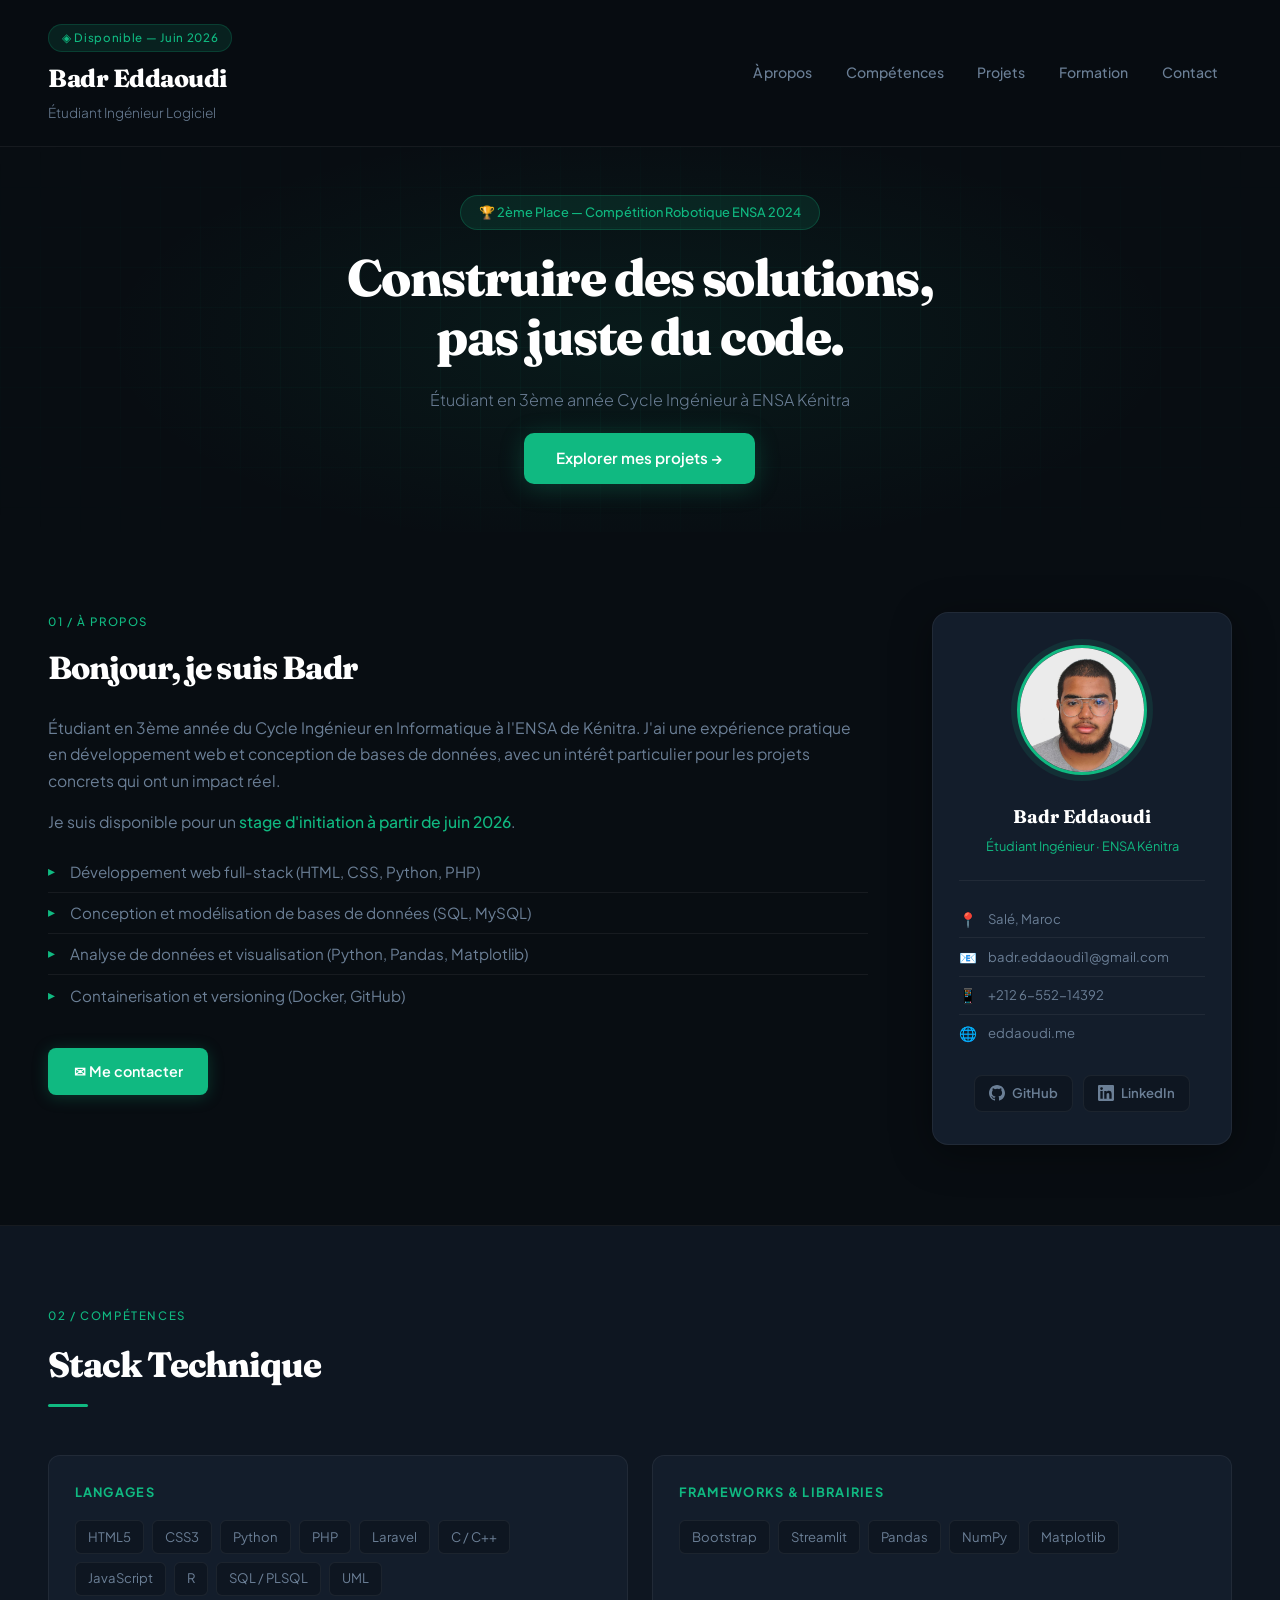
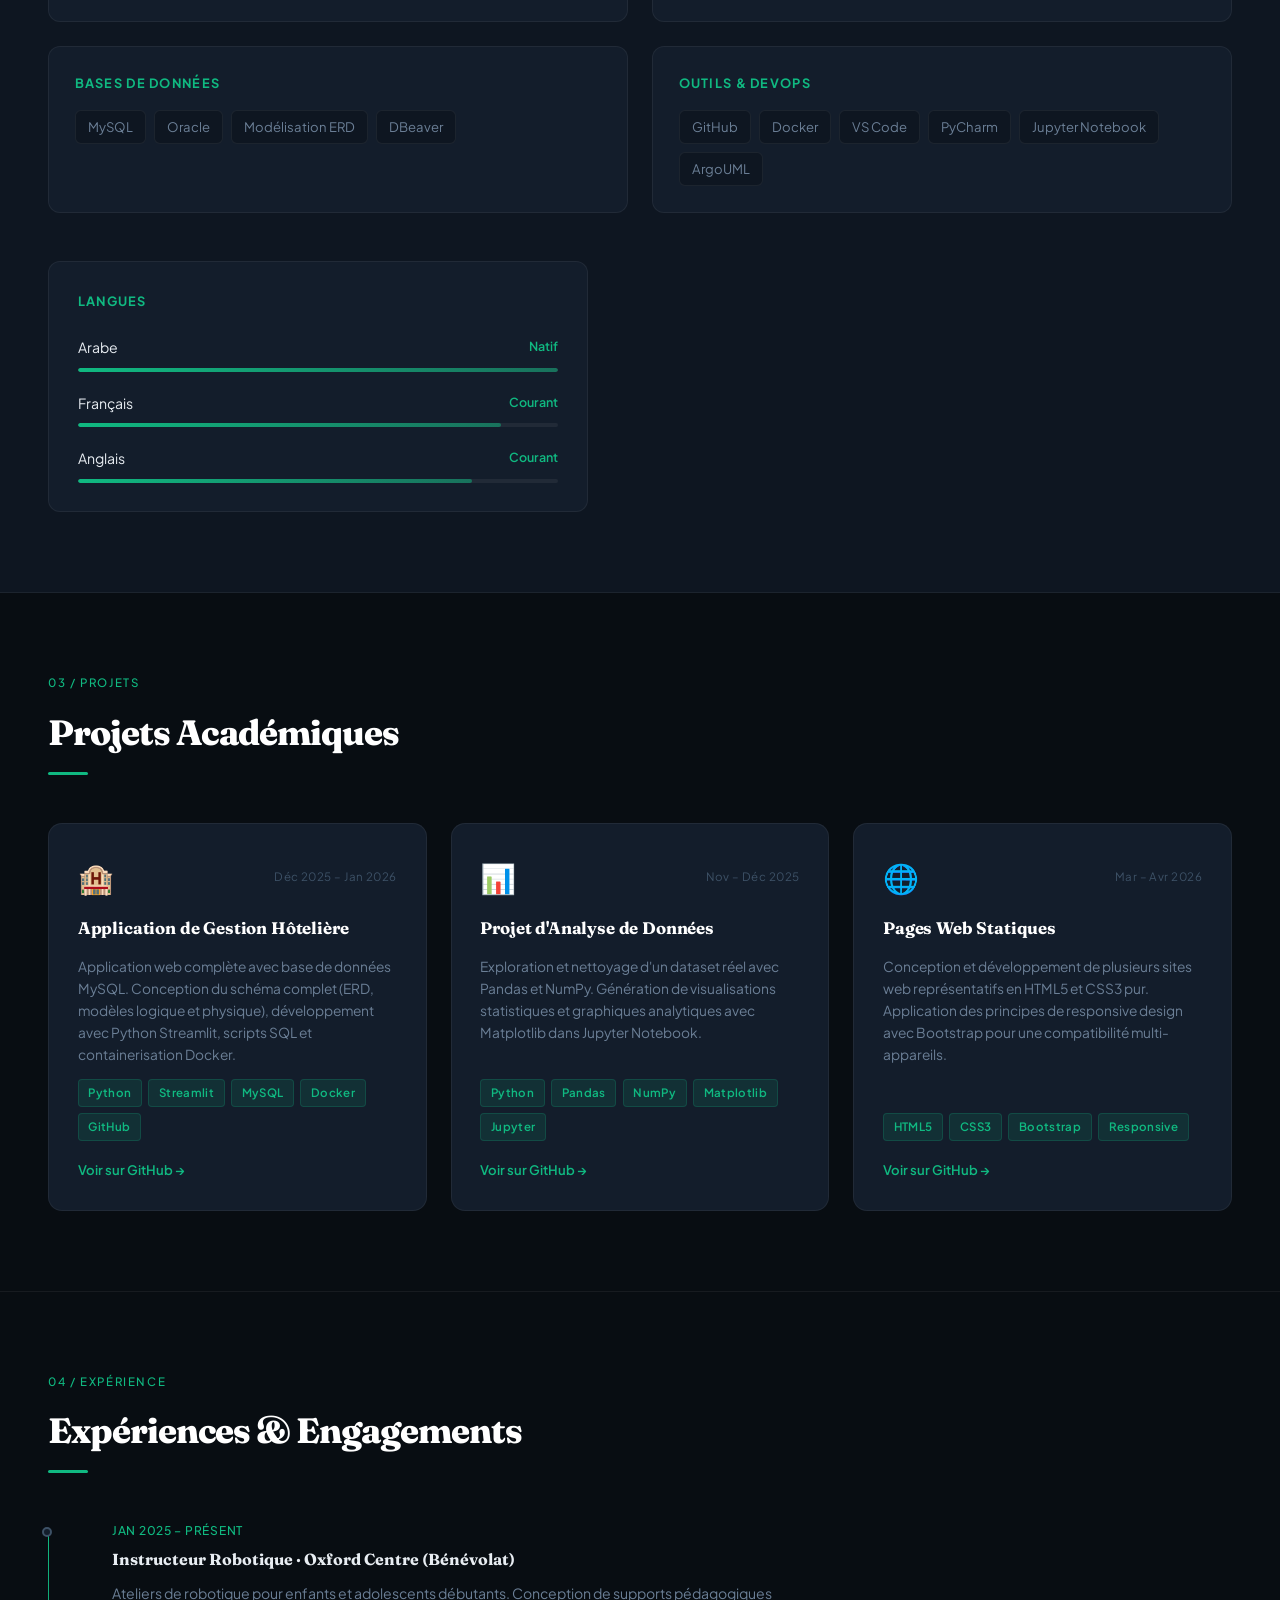
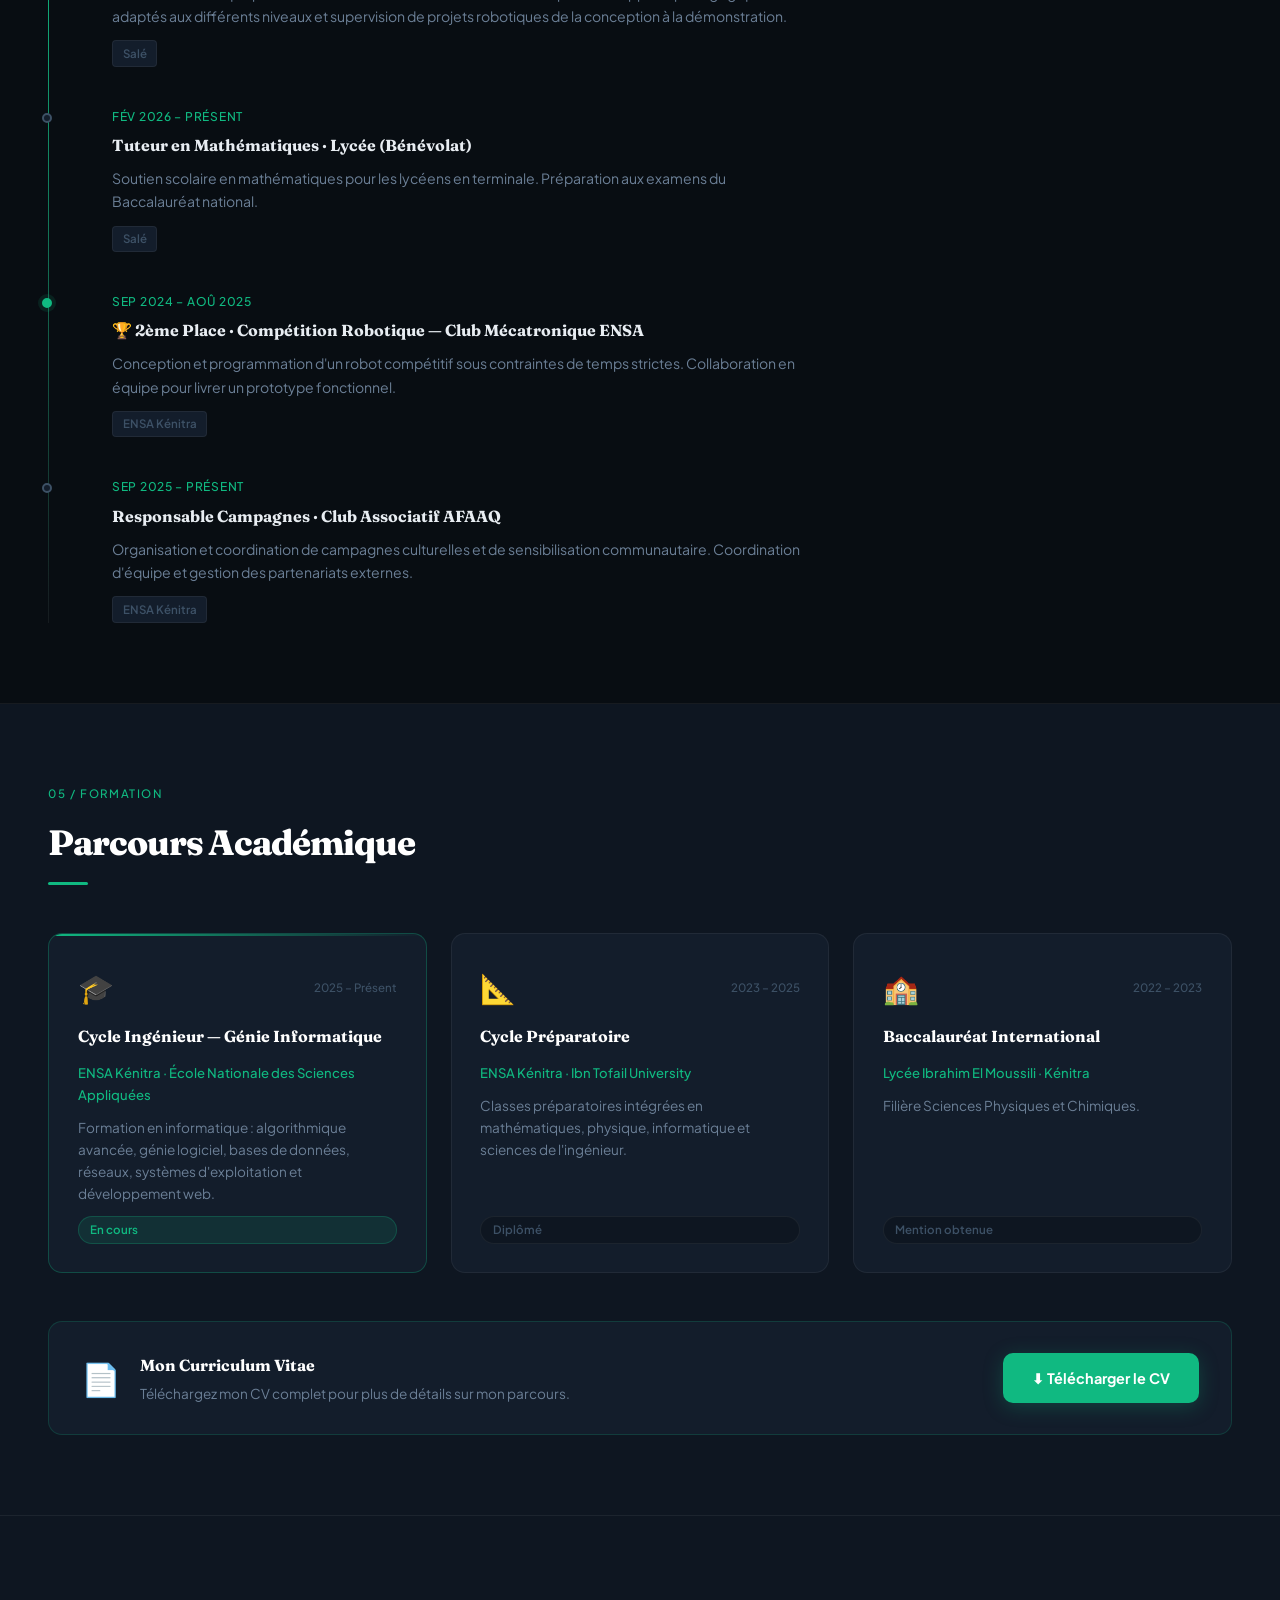
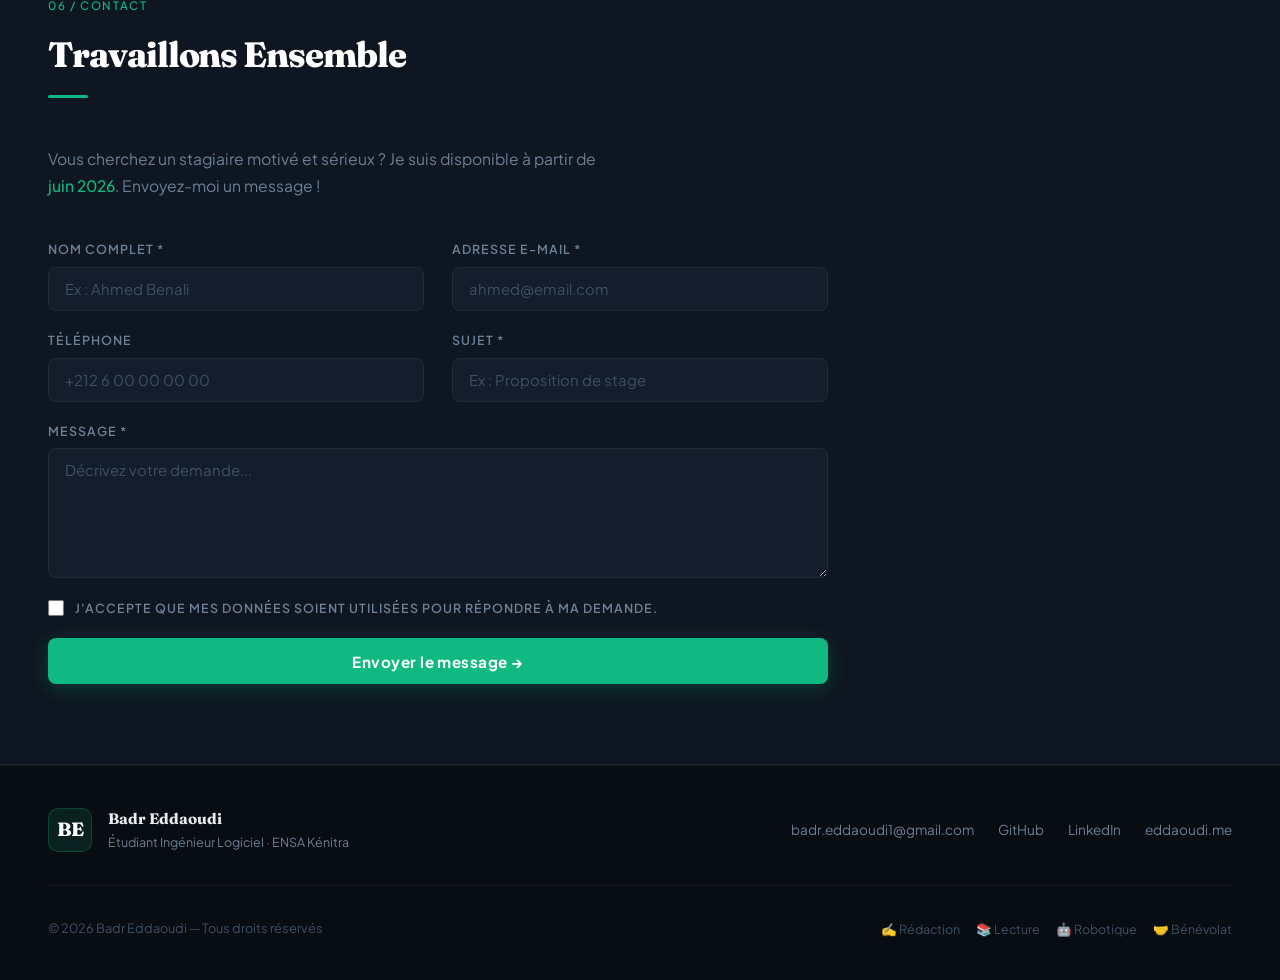
<file: index.html>
<!DOCTYPE html>
<html lang="fr">
<head>
  <meta charset="UTF-8">
  <meta name="viewport" content="width=device-width, initial-scale=1.0">
  <title>Badr Eddaoudi — Portfolio</title>
  <link href="https://fonts.googleapis.com/css2?family=Plus+Jakarta+Sans:wght@300;400;500;600;700;800&family=Fraunces:ital,opsz,wght@0,9..144,300;0,9..144,600;0,9..144,700;1,9..144,300&display=swap" rel="stylesheet">
  <link rel="stylesheet" href="style.css">
</head>
<body>

  <!-- HEADER -->
  <header>
    <div class="header-identite">
      <span class="header-tag">◈ Disponible — Juin 2026</span>
      <h1>Badr Eddaoudi</h1>
      <h2>Étudiant Ingénieur Logiciel</h2>
    </div>
    <nav>
      <a href="#apropos">À propos</a>
      <a href="#competences">Compétences</a>
      <a href="#projets">Projets</a>
      <a href="#education">Formation</a>
      <a href="#contact">Contact</a>
    </nav>
  </header>

  <!-- BANNIÈRE HERO -->
  <div id="banniere">
    <div class="banniere-overlay">
      <div class="hero-badge">🏆 2ème Place — Compétition Robotique ENSA 2024</div>
      <h2 class="hero-title">Construire des solutions,<br>pas juste du code.</h2>
      <p class="hero-sub">Étudiant en 3ème année Cycle Ingénieur à ENSA Kénitra</p>
      <a href="#projets" class="bouton-banniere">Explorer mes projets →</a>
    </div>
    <div class="hero-grid-bg"></div>
  </div>

  <!-- SECTION : À PROPOS -->
  <section id="apropos">
    <article>
      <div class="section-label">01 / À PROPOS</div>
      <h3>Bonjour, je suis Badr</h3>
      <p>
        Étudiant en 3ème année du Cycle Ingénieur en Informatique à l'ENSA de Kénitra.
        J'ai une expérience pratique en développement web et conception de bases de données,
        avec un intérêt particulier pour les projets concrets qui ont un impact réel.
      </p>
      <p>Je suis disponible pour un <strong>stage d'initiation à partir de juin 2026</strong>.</p>
      <ul>
        <li>Développement web full-stack (HTML, CSS, Python, PHP)</li>
        <li>Conception et modélisation de bases de données (SQL, MySQL)</li>
        <li>Analyse de données et visualisation (Python, Pandas, Matplotlib)</li>
        <li>Containerisation et versioning (Docker, GitHub)</li>
      </ul>
      <div class="apropos-actions">
        <a href="#contact" class="btn-primary">✉ Me contacter</a>
      </div>
    </article>

    <aside>
      <div class="profil-card">
        <div class="profil-photo">
          <img src="[data-uri]" alt="Photo de Badr Eddaoudi">
          <div class="photo-ring"></div>
        </div>
        <h3>Badr Eddaoudi</h3>
        <p class="profil-titre">Étudiant Ingénieur · ENSA Kénitra</p>
        <div class="profil-infos">
          <div class="info-ligne"><span class="info-ico">📍</span><span>Salé, Maroc</span></div>
          <div class="info-ligne"><span class="info-ico">📧</span><span>badr.eddaoudi1@gmail.com</span></div>
          <div class="info-ligne"><span class="info-ico">📱</span><span>+212 6-552-14392</span></div>
          <div class="info-ligne"><span class="info-ico">🌐</span><span>eddaoudi.me</span></div>
        </div>
        <div class="reseaux">
          <a href="https://github.com/BadrEddaoudi" target="_blank" class="reseau-lien">
            <svg width="16" height="16" viewBox="0 0 24 24" fill="currentColor"><path d="M12 0C5.374 0 0 5.373 0 12c0 5.302 3.438 9.8 8.207 11.387.599.111.793-.261.793-.577v-2.234c-3.338.726-4.033-1.416-4.033-1.416-.546-1.387-1.333-1.756-1.333-1.756-1.089-.745.083-.729.083-.729 1.205.084 1.839 1.237 1.839 1.237 1.07 1.834 2.807 1.304 3.492.997.107-.775.418-1.305.762-1.604-2.665-.305-5.467-1.334-5.467-5.931 0-1.311.469-2.381 1.236-3.221-.124-.303-.535-1.524.117-3.176 0 0 1.008-.322 3.301 1.23A11.509 11.509 0 0112 5.803c1.02.005 2.047.138 3.006.404 2.291-1.552 3.297-1.23 3.297-1.23.653 1.653.242 2.874.118 3.176.77.84 1.235 1.911 1.235 3.221 0 4.609-2.807 5.624-5.479 5.921.43.372.823 1.102.823 2.222v3.293c0 .319.192.694.801.576C20.566 21.797 24 17.3 24 12c0-6.627-5.373-12-12-12z"/></svg>
            GitHub
          </a>
          <a href="https://www.linkedin.com/in/badreddaoudi/" target="_blank" class="reseau-lien reseau-linkedin">
            <svg width="16" height="16" viewBox="0 0 24 24" fill="currentColor"><path d="M20.447 20.452h-3.554v-5.569c0-1.328-.027-3.037-1.852-3.037-1.853 0-2.136 1.445-2.136 2.939v5.667H9.351V9h3.414v1.561h.046c.477-.9 1.637-1.85 3.37-1.85 3.601 0 4.267 2.37 4.267 5.455v6.286zM5.337 7.433a2.062 2.062 0 01-2.063-2.065 2.064 2.064 0 112.063 2.065zm1.782 13.019H3.555V9h3.564v11.452zM22.225 0H1.771C.792 0 0 .774 0 1.729v20.542C0 23.227.792 24 1.771 24h20.451C23.2 24 24 23.227 24 22.271V1.729C24 .774 23.2 0 22.222 0h.003z"/></svg>
            LinkedIn
          </a>
        </div>
      </div>
    </aside>
  </section>

  <!-- SECTION : COMPÉTENCES -->
  <section id="competences">
    <div class="section-label">02 / COMPÉTENCES</div>
    <h3 class="titre-section">Stack Technique</h3>

    <div class="competences-grid">
      <div class="comp-groupe">
        <h4 class="comp-groupe-titre">Langages</h4>
        <div class="comp-tags">
          <span class="comp-tag">HTML5</span>
          <span class="comp-tag">CSS3</span>
          <span class="comp-tag">Python</span>
          <span class="comp-tag">PHP</span>
          <span class="comp-tag">Laravel</span>
          <span class="comp-tag">C / C++</span>
          <span class="comp-tag">JavaScript</span>
          <span class="comp-tag">R</span>
          <span class="comp-tag">SQL / PLSQL</span>
          <span class="comp-tag">UML</span>
        </div>
      </div>
      <div class="comp-groupe">
        <h4 class="comp-groupe-titre">Frameworks & Librairies</h4>
        <div class="comp-tags">
          <span class="comp-tag">Bootstrap</span>
          <span class="comp-tag">Streamlit</span>
          <span class="comp-tag">Pandas</span>
          <span class="comp-tag">NumPy</span>
          <span class="comp-tag">Matplotlib</span>
        </div>
      </div>
      <div class="comp-groupe">
        <h4 class="comp-groupe-titre">Bases de données</h4>
        <div class="comp-tags">
          <span class="comp-tag">MySQL</span>
          <span class="comp-tag">Oracle</span>
          <span class="comp-tag">Modélisation ERD</span>
          <span class="comp-tag">DBeaver</span>
        </div>
      </div>
      <div class="comp-groupe">
        <h4 class="comp-groupe-titre">Outils & DevOps</h4>
        <div class="comp-tags">
          <span class="comp-tag">GitHub</span>
          <span class="comp-tag">Docker</span>
          <span class="comp-tag">VS Code</span>
          <span class="comp-tag">PyCharm</span>
          <span class="comp-tag">Jupyter Notebook</span>
          <span class="comp-tag">ArgoUML</span>
        </div>
      </div>
    </div>

    <!-- Barres de langues -->
    <div class="langues-bloc">
      <h4 class="comp-groupe-titre" style="margin-bottom:1.5rem;">Langues</h4>
      <div class="langue-item">
        <div class="langue-header"><span>Arabe</span><span class="langue-niveau">Natif</span></div>
        <div class="langue-bar"><div class="langue-fill" style="width:100%"></div></div>
      </div>
      <div class="langue-item">
        <div class="langue-header"><span>Français</span><span class="langue-niveau">Courant</span></div>
        <div class="langue-bar"><div class="langue-fill" style="width:88%"></div></div>
      </div>
      <div class="langue-item">
        <div class="langue-header"><span>Anglais</span><span class="langue-niveau">Courant</span></div>
        <div class="langue-bar"><div class="langue-fill" style="width:82%"></div></div>
      </div>
    </div>
  </section>

  <!-- SECTION : PROJETS -->
  <section id="projets">
    <div class="section-label">03 / PROJETS</div>
    <h3 class="titre-section">Projets Académiques</h3>

    <div class="grille-projets">

      <div class="carte-projet">
        <div class="projet-header">
          <div class="projet-icon">🏨</div>
          <div class="projet-date">Déc 2025 – Jan 2026</div>
        </div>
        <h4>Application de Gestion Hôtelière</h4>
        <p>Application web complète avec base de données MySQL. Conception du schéma complet (ERD, modèles logique et physique), développement avec Python Streamlit, scripts SQL et containerisation Docker.</p>
        <div class="projet-tags">
          <span class="tag">Python</span>
          <span class="tag">Streamlit</span>
          <span class="tag">MySQL</span>
          <span class="tag">Docker</span>
          <span class="tag">GitHub</span>
        </div>
        <a href="https://github.com/BadrEddaoudi" target="_blank" class="btn-projet">Voir sur GitHub →</a>
      </div>

      <div class="carte-projet">
        <div class="projet-header">
          <div class="projet-icon">📊</div>
          <div class="projet-date">Nov – Déc 2025</div>
        </div>
        <h4>Projet d'Analyse de Données</h4>
        <p>Exploration et nettoyage d'un dataset réel avec Pandas et NumPy. Génération de visualisations statistiques et graphiques analytiques avec Matplotlib dans Jupyter Notebook.</p>
        <div class="projet-tags">
          <span class="tag">Python</span>
          <span class="tag">Pandas</span>
          <span class="tag">NumPy</span>
          <span class="tag">Matplotlib</span>
          <span class="tag">Jupyter</span>
        </div>
        <a href="https://github.com/BadrEddaoudi" target="_blank" class="btn-projet">Voir sur GitHub →</a>
      </div>

      <div class="carte-projet">
        <div class="projet-header">
          <div class="projet-icon">🌐</div>
          <div class="projet-date">Mar – Avr 2026</div>
        </div>
        <h4>Pages Web Statiques</h4>
        <p>Conception et développement de plusieurs sites web représentatifs en HTML5 et CSS3 pur. Application des principes de responsive design avec Bootstrap pour une compatibilité multi-appareils.</p>
        <div class="projet-tags">
          <span class="tag">HTML5</span>
          <span class="tag">CSS3</span>
          <span class="tag">Bootstrap</span>
          <span class="tag">Responsive</span>
        </div>
        <a href="https://github.com/BadrEddaoudi" target="_blank" class="btn-projet">Voir sur GitHub →</a>
      </div>

    </div>
  </section>

  <!-- SECTION : EXPÉRIENCE & ENGAGEMENTS -->
  <section id="experience">
    <div class="section-label">04 / EXPÉRIENCE</div>
    <h3 class="titre-section">Expériences & Engagements</h3>

    <div class="timeline">

      <div class="timeline-item">
        <div class="timeline-dot"></div>
        <div class="timeline-content">
          <div class="timeline-date">Jan 2025 – Présent</div>
          <h4>Instructeur Robotique · Oxford Centre (Bénévolat)</h4>
          <p>Ateliers de robotique pour enfants et adolescents débutants. Conception de supports pédagogiques adaptés aux différents niveaux et supervision de projets robotiques de la conception à la démonstration.</p>
          <span class="timeline-tag">Salé</span>
        </div>
      </div>

      <div class="timeline-item">
        <div class="timeline-dot"></div>
        <div class="timeline-content">
          <div class="timeline-date">Fév 2026 – Présent</div>
          <h4>Tuteur en Mathématiques · Lycée (Bénévolat)</h4>
          <p>Soutien scolaire en mathématiques pour les lycéens en terminale. Préparation aux examens du Baccalauréat national.</p>
          <span class="timeline-tag">Salé</span>
        </div>
      </div>

      <div class="timeline-item">
        <div class="timeline-dot accent"></div>
        <div class="timeline-content">
          <div class="timeline-date">Sep 2024 – Aoû 2025</div>
          <h4>🏆 2ème Place · Compétition Robotique — Club Mécatronique ENSA</h4>
          <p>Conception et programmation d'un robot compétitif sous contraintes de temps strictes. Collaboration en équipe pour livrer un prototype fonctionnel.</p>
          <span class="timeline-tag">ENSA Kénitra</span>
        </div>
      </div>

      <div class="timeline-item">
        <div class="timeline-dot"></div>
        <div class="timeline-content">
          <div class="timeline-date">Sep 2025 – Présent</div>
          <h4>Responsable Campagnes · Club Associatif AFAAQ</h4>
          <p>Organisation et coordination de campagnes culturelles et de sensibilisation communautaire. Coordination d'équipe et gestion des partenariats externes.</p>
          <span class="timeline-tag">ENSA Kénitra</span>
        </div>
      </div>

    </div>
  </section>

  <!-- SECTION : FORMATION -->
<section id="education">
  <div class="section-label">05 / FORMATION</div>
  <h3 class="titre-section">Parcours Académique</h3>

  <div class="education-grid">

    <div class="education-card current">
      <div class="edu-header">
        <div class="edu-icon">🎓</div>
        <div class="edu-date">2025 – Présent</div>
      </div>
      <h4>Cycle Ingénieur — Génie Informatique</h4>
      <p class="edu-school">ENSA Kénitra · École Nationale des Sciences Appliquées</p>
      <p class="edu-desc">Formation en informatique : algorithmique avancée, génie logiciel, bases de données, réseaux, systèmes d'exploitation et développement web.</p>
      <span class="edu-badge current-badge">En cours</span>
    </div>

    <div class="education-card">
      <div class="edu-header">
        <div class="edu-icon">📐</div>
        <div class="edu-date">2023 – 2025</div>
      </div>
      <h4>Cycle Préparatoire</h4>
      <p class="edu-school">ENSA Kénitra · Ibn Tofail University</p>
      <p class="edu-desc">Classes préparatoires intégrées en mathématiques, physique, informatique et sciences de l'ingénieur.</p>
      <span class="edu-badge">Diplômé</span>
    </div>

    <div class="education-card">
      <div class="edu-header">
        <div class="edu-icon">🏫</div>
        <div class="edu-date">2022 – 2023</div>
      </div>
      <h4>Baccalauréat International</h4>
      <p class="edu-school">Lycée Ibrahim El Moussili · Kénitra</p>
      <p class="edu-desc">Filière Sciences Physiques et Chimiques.</p>
      <span class="edu-badge">Mention obtenue</span>
    </div>

  </div>

  <div class="cv-download">
    <div class="cv-content">
      <div class="cv-icon">📄</div>
      <div>
        <h4>Mon Curriculum Vitae</h4>
        <p>Téléchargez mon CV complet pour plus de détails sur mon parcours.</p>
      </div>
    </div>
    <a href="cv.pdf" download="CV_Badr_Eddaoudi.pdf" class="btn-cv">
      ⬇ Télécharger le CV
    </a>
  </div>

</section>

  <!-- SECTION : CONTACT -->
  <section id="contact">
    <div class="section-label">06 / CONTACT</div>
    <h3 class="titre-section">Travaillons Ensemble</h3>
    <p class="contact-intro">Vous cherchez un stagiaire motivé et sérieux ? Je suis disponible à partir de <strong>juin 2026</strong>. Envoyez-moi un message !</p>

    <form class="formulaire" action="https://formspree.io/f/mojrozzy" method="POST">
      <input type="hidden" name="_next" value="merci.html">

      <div class="champ">
        <label for="nom">Nom complet *</label>
        <input type="text" id="nom" name="nom" placeholder="Ex : Ahmed Benali" required minlength="3">
      </div>

      <div class="champ">
        <label for="email">Adresse e-mail *</label>
        <input type="email" id="email" name="email" placeholder="ahmed@email.com" required>
      </div>

      <div class="champ">
        <label for="telephone">Téléphone</label>
        <input type="tel" id="telephone" name="telephone" placeholder="+212 6 00 00 00 00">
      </div>

      <div class="champ">
        <label for="sujet">Sujet *</label>
        <input type="text" id="sujet" name="sujet" placeholder="Ex : Proposition de stage" required>
      </div>

      <div class="champ champ-large">
        <label for="message">Message *</label>
        <textarea id="message" name="message" rows="5" placeholder="Décrivez votre demande..." required minlength="20"></textarea>
      </div>

      <div class="champ champ-large">
        <label class="label-checkbox">
          <input type="checkbox" name="rgpd" required>
          J'accepte que mes données soient utilisées pour répondre à ma demande.
        </label>
      </div>

      <div class="champ champ-large">
        <button type="submit" class="bouton-envoyer">Envoyer le message →</button>
      </div>

    </form>
  </section>

  <!-- FOOTER -->
  <footer>
    <div class="footer-top">
      <div class="footer-brand">
        <span class="footer-logo">BE</span>
        <div>
          <p class="footer-name">Badr Eddaoudi</p>
          <p class="footer-tagline">Étudiant Ingénieur Logiciel · ENSA Kénitra</p>
        </div>
      </div>
      <div class="footer-links">
        <a href="mailto:badr.eddaoudi1@gmail.com">badr.eddaoudi1@gmail.com</a>
        <a href="https://github.com/BadrEddaoudi" target="_blank">GitHub</a>
        <a href="https://www.linkedin.com/in/badreddaoudi/" target="_blank">LinkedIn</a>
        <a href="https://eddaoudi.me" target="_blank">eddaoudi.me</a>
      </div>
    </div>
    <div class="footer-bottom">
      <p>© 2026 Badr Eddaoudi — Tous droits réservés</p>
      <div class="footer-interests">
        <span>✍ Rédaction</span>
        <span>📚 Lecture</span>
        <span>🤖 Robotique</span>
        <span>🤝 Bénévolat</span>
      </div>
    </div>
  </footer>

  <a href="#" id="top-btn" title="Retour en haut">↑</a>

  <script>
    // Smooth scroll
    document.querySelectorAll('a[href^="#"]').forEach(anchor => {
      anchor.addEventListener('click', function(e) {
        e.preventDefault();
        const target = document.querySelector(this.getAttribute('href'));
        if (target) target.scrollIntoView({ behavior: 'smooth' });
      });
    });

    // Top button visibility
    const topBtn = document.getElementById('top-btn');
    window.addEventListener('scroll', () => {
      topBtn.style.opacity = window.scrollY > 400 ? '1' : '0';
      topBtn.style.pointerEvents = window.scrollY > 400 ? 'auto' : 'none';
    });
    topBtn.style.opacity = '0';

    // Animate elements on scroll
    const observer = new IntersectionObserver((entries) => {
      entries.forEach(e => {
        if (e.isIntersecting) {
          e.target.classList.add('visible');
        }
      });
    }, { threshold: 0.1 });

    document.querySelectorAll('.carte-projet, .timeline-item, .comp-groupe, .carte-competence').forEach(el => {
      el.classList.add('fade-in');
      observer.observe(el);
    });
  </script>
</body>
</html>
</file>
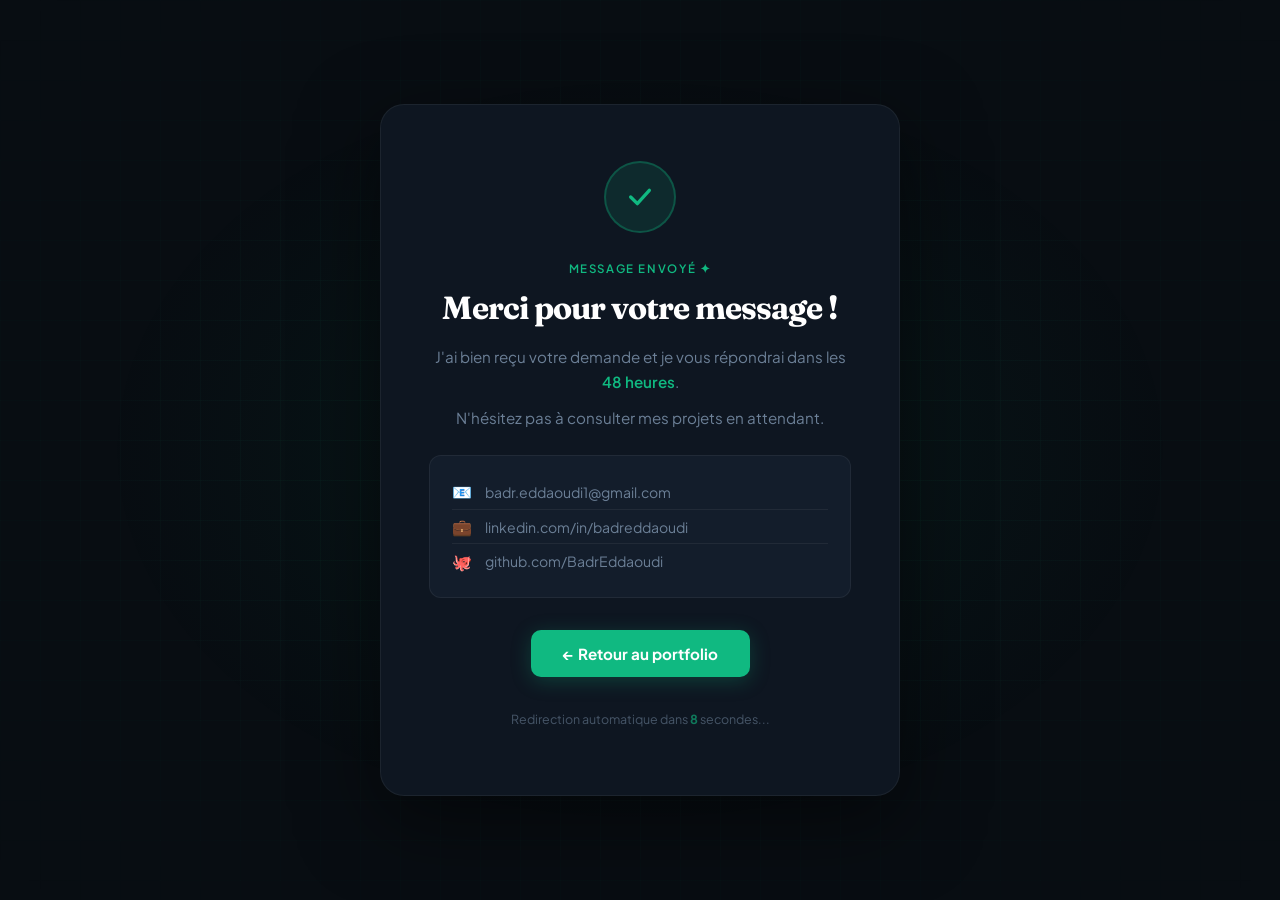
<file: merci.html>
<!DOCTYPE html>
<html lang="fr">
<head>
  <meta charset="UTF-8">
  <meta name="viewport" content="width=device-width, initial-scale=1.0">
  <title>Merci — Badr Eddaoudi</title>
  <link href="https://fonts.googleapis.com/css2?family=Plus+Jakarta+Sans:wght@300;400;500;600;700;800&family=Fraunces:opsz,wght@9..144,300;9..144,600;9..144,700&display=swap" rel="stylesheet">
  <style>
    *, *::before, *::after { box-sizing: border-box; margin: 0; padding: 0; }

    :root {
      --bg-deep:     #080d12;
      --bg-card:     #0e1621;
      --bg-raised:   #131d2b;
      --border:      rgba(255,255,255,0.06);
      --accent:      #10b981;
      --accent-dim:  rgba(16,185,129,0.12);
      --accent-glow: rgba(16,185,129,0.25);
      --text-main:   #e8edf2;
      --text-muted:  #6b7f96;
    }

    body {
      background-color: var(--bg-deep);
      color: var(--text-main);
      font-family: 'Plus Jakarta Sans', sans-serif;
      min-height: 100vh;
      display: flex;
      flex-direction: column;
      align-items: center;
      justify-content: center;
      padding: 2rem;
      overflow: hidden;
    }

    /* Animated grid background */
    body::before {
      content: '';
      position: fixed;
      inset: 0;
      background-image:
        linear-gradient(rgba(16,185,129,0.04) 1px, transparent 1px),
        linear-gradient(90deg, rgba(16,185,129,0.04) 1px, transparent 1px);
      background-size: 40px 40px;
      mask-image: radial-gradient(ellipse 70% 70% at 50% 50%, black 30%, transparent 100%);
      z-index: 0;
    }

    body::after {
      content: '';
      position: fixed;
      inset: 0;
      background: radial-gradient(ellipse 60% 60% at 50% 50%, rgba(16,185,129,0.07) 0%, transparent 70%);
      z-index: 0;
    }

    .card {
      position: relative;
      z-index: 1;
      background: var(--bg-card);
      border: 1px solid var(--border);
      border-radius: 24px;
      padding: 3.5rem 3rem;
      max-width: 520px;
      width: 100%;
      text-align: center;
      box-shadow: 0 24px 80px rgba(0,0,0,0.5);
      animation: slideUp 0.6s cubic-bezier(0.16, 1, 0.3, 1) forwards;
    }

    @keyframes slideUp {
      from { opacity: 0; transform: translateY(30px); }
      to   { opacity: 1; transform: translateY(0); }
    }

    /* Checkmark animé */
    .check-wrap {
      width: 72px;
      height: 72px;
      background: var(--accent-dim);
      border: 2px solid rgba(16,185,129,0.3);
      border-radius: 50%;
      display: flex;
      align-items: center;
      justify-content: center;
      margin: 0 auto 1.8rem;
      animation: popIn 0.5s 0.3s cubic-bezier(0.16, 1, 0.3, 1) both;
    }

    @keyframes popIn {
      from { opacity: 0; transform: scale(0.5); }
      to   { opacity: 1; transform: scale(1); }
    }

    .check-wrap svg {
      width: 32px;
      height: 32px;
      stroke: var(--accent);
      stroke-width: 2.5;
      stroke-linecap: round;
      stroke-linejoin: round;
      fill: none;
    }

    .check-wrap svg path {
      stroke-dasharray: 40;
      stroke-dashoffset: 40;
      animation: drawCheck 0.4s 0.6s ease forwards;
    }

    @keyframes drawCheck {
      to { stroke-dashoffset: 0; }
    }

    .label {
      font-size: 0.72rem;
      font-weight: 600;
      letter-spacing: 0.14em;
      color: var(--accent);
      text-transform: uppercase;
      margin-bottom: 0.8rem;
    }

    h1 {
      font-family: 'Fraunces', serif;
      font-size: 2rem;
      font-weight: 700;
      color: #fff;
      letter-spacing: -0.03em;
      margin-bottom: 1rem;
      line-height: 1.2;
    }

    p {
      font-size: 0.95rem;
      color: var(--text-muted);
      line-height: 1.7;
      margin-bottom: 0.6rem;
    }

    p strong {
      color: var(--accent);
      font-weight: 600;
    }

    .divider {
      width: 40px;
      height: 2px;
      background: var(--accent);
      border-radius: 2px;
      margin: 1.8rem auto;
      opacity: 0.5;
    }

    .info-box {
      background: var(--bg-raised);
      border: 1px solid var(--border);
      border-radius: 12px;
      padding: 1.2rem 1.4rem;
      margin: 1.5rem 0 2rem;
      text-align: left;
    }

    .info-row {
      display: flex;
      align-items: center;
      gap: 0.8rem;
      padding: 0.4rem 0;
      font-size: 0.88rem;
      color: var(--text-muted);
      border-bottom: 1px solid var(--border);
    }

    .info-row:last-child { border-bottom: none; }
    .info-ico { font-size: 1rem; flex-shrink: 0; }

    .btn-retour {
      display: inline-flex;
      align-items: center;
      gap: 0.5rem;
      background: var(--accent);
      color: #fff;
      padding: 0.85rem 2rem;
      border-radius: 10px;
      font-family: 'Plus Jakarta Sans', sans-serif;
      font-weight: 700;
      font-size: 0.95rem;
      text-decoration: none;
      transition: transform 0.2s, box-shadow 0.2s, opacity 0.2s;
      box-shadow: 0 4px 20px var(--accent-glow);
    }

    .btn-retour:hover {
      transform: translateY(-2px);
      box-shadow: 0 8px 32px var(--accent-glow);
      opacity: 0.92;
    }

    .footer-note {
      margin-top: 2rem;
      font-size: 0.78rem;
      color: var(--text-muted);
      opacity: 0.6;
    }

    /* Countdown */
    #countdown {
      color: var(--accent);
      font-weight: 700;
    }
  </style>
</head>
<body>

  <div class="card">

    <div class="check-wrap">
      <svg viewBox="0 0 24 24">
        <path d="M5 12l5 5L19 7"/>
      </svg>
    </div>

    <div class="label">Message envoyé ✦</div>
    <h1>Merci pour votre message !</h1>

    <p>J'ai bien reçu votre demande et je vous répondrai dans les <strong>48 heures</strong>.</p>
    <p>N'hésitez pas à consulter mes projets en attendant.</p>

    <div class="info-box">
      <div class="info-row">
        <span class="info-ico">📧</span>
        <span>badr.eddaoudi1@gmail.com</span>
      </div>
      <div class="info-row">
        <span class="info-ico">💼</span>
        <span>linkedin.com/in/badreddaoudi</span>
      </div>
      <div class="info-row">
        <span class="info-ico">🐙</span>
        <span>github.com/BadrEddaoudi</span>
      </div>
    </div>

    <a href="index.html" class="btn-retour">
      ← Retour au portfolio
    </a>

    <p class="footer-note">Redirection automatique dans <span id="countdown">8</span> secondes...</p>

  </div>

  <script>
    // Auto-redirect countdown
    let seconds = 8;
    const el = document.getElementById('countdown');
    const timer = setInterval(() => {
      seconds--;
      el.textContent = seconds;
      if (seconds <= 0) {
        clearInterval(timer);
        window.location.href = 'index.html';
      }
    }, 1000);
  </script>

</body>
</html>
</file>
<file: style.css>
/* ============================================================
   RESET & BASE
   ============================================================ */
*, *::before, *::after {
  box-sizing: border-box;
  margin: 0;
  padding: 0;
}

:root {
  --bg-deep:    #080d12;
  --bg-card:    #0e1621;
  --bg-raised:  #131d2b;
  --border:     rgba(255,255,255,0.06);
  --accent:     #10b981;
  --accent-dim: rgba(16,185,129,0.12);
  --accent-glow:rgba(16,185,129,0.25);
  --text-main:  #e8edf2;
  --text-muted: #6b7f96;
  --text-dim:   #3d5166;
}

html { scroll-behavior: smooth; }

body {
  background-color: var(--bg-deep);
  color: var(--text-main);
  font-family: 'Plus Jakarta Sans', sans-serif;
  line-height: 1.7;
  overflow-x: hidden;
}

h1, h2, h3, h4, .titre-section { font-family: 'Fraunces', serif; }
a { color: inherit; text-decoration: none; }

/* HEADER */
header {
  display: flex;
  justify-content: space-between;
  align-items: center;
  padding: 1.4rem 3rem;
  background: rgba(8,13,18,0.85);
  backdrop-filter: blur(16px);
  border-bottom: 1px solid var(--border);
  position: sticky;
  top: 0;
  z-index: 100;
}

.header-tag {
  display: inline-block;
  font-size: 0.72rem;
  font-weight: 500;
  color: var(--accent);
  background: var(--accent-dim);
  border: 1px solid rgba(16,185,129,0.2);
  border-radius: 50px;
  padding: 0.2rem 0.8rem;
  letter-spacing: 0.06em;
  margin-bottom: 0.3rem;
}

header h1 {
  font-size: 1.55rem;
  font-weight: 800;
  color: #fff;
  letter-spacing: -0.02em;
}

header h2 {
  font-family: 'Plus Jakarta Sans', sans-serif;
  font-size: 0.85rem;
  font-weight: 300;
  color: var(--text-muted);
  margin-top: 0.1rem;
}

nav { display: flex; gap: 0.3rem; align-items: center; }

nav a {
  font-family: 'Plus Jakarta Sans', sans-serif;
  font-size: 0.88rem;
  font-weight: 500;
  color: var(--text-muted);
  padding: 0.4rem 0.9rem;
  border-radius: 8px;
  transition: color 0.2s, background 0.2s;
}

nav a:hover { color: var(--text-main); background: var(--accent-dim); }

/* BANNIÈRE HERO */
#banniere {
  position: relative;
  min-height: 380px;
  display: flex;
  align-items: center;
  justify-content: center;
  overflow: hidden;
  background: var(--bg-deep);
}

.hero-grid-bg {
  position: absolute;
  inset: 0;
  background-image:
    linear-gradient(rgba(16,185,129,0.04) 1px, transparent 1px),
    linear-gradient(90deg, rgba(16,185,129,0.04) 1px, transparent 1px);
  background-size: 40px 40px;
  mask-image: radial-gradient(ellipse 70% 70% at 50% 50%, black 30%, transparent 100%);
}

#banniere::before {
  content: '';
  position: absolute;
  inset: 0;
  background: radial-gradient(ellipse 60% 80% at 50% 50%, rgba(16,185,129,0.08) 0%, transparent 70%);
}

.banniere-overlay {
  position: relative;
  z-index: 2;
  display: flex;
  flex-direction: column;
  align-items: center;
  text-align: center;
  gap: 1.2rem;
  padding: 3rem 2rem;
  max-width: 720px;
}

.hero-badge {
  display: inline-block;
  font-size: 0.8rem;
  font-weight: 500;
  color: var(--accent);
  background: var(--accent-dim);
  border: 1px solid rgba(16,185,129,0.25);
  border-radius: 50px;
  padding: 0.35rem 1.1rem;
}

.hero-title {
  font-family: 'Fraunces', serif;
  font-size: clamp(2rem, 5vw, 3.2rem);
  font-weight: 800;
  color: #fff;
  line-height: 1.15;
  letter-spacing: -0.03em;
}

.hero-sub { font-size: 1rem; color: var(--text-muted); font-weight: 300; }

.bouton-banniere {
  display: inline-block;
  background: var(--accent);
  color: #fff;
  padding: 0.8rem 2rem;
  border-radius: 10px;
  font-family: 'Plus Jakarta Sans', sans-serif;
  font-weight: 600;
  font-size: 0.95rem;
  transition: transform 0.25s, box-shadow 0.25s, opacity 0.25s;
  box-shadow: 0 4px 24px var(--accent-glow);
}

.bouton-banniere:hover { transform: translateY(-3px); box-shadow: 0 8px 32px var(--accent-glow); opacity: 0.92; }

/* SECTIONS */
section {
  padding: 5rem 3rem;
  border-bottom: 1px solid var(--border);
}

section:nth-child(odd)  { background-color: var(--bg-deep); }
section:nth-child(even) { background-color: var(--bg-card); }

.section-label {
  font-family: 'Plus Jakarta Sans', sans-serif;
  font-size: 0.72rem;
  font-weight: 500;
  letter-spacing: 0.14em;
  color: var(--accent);
  text-transform: uppercase;
  margin-bottom: 0.6rem;
}

.titre-section {
  font-size: clamp(1.6rem, 3vw, 2.2rem);
  font-weight: 800;
  color: #fff;
  letter-spacing: -0.03em;
  margin-bottom: 3rem;
}

.titre-section::after {
  content: '';
  display: block;
  width: 40px;
  height: 3px;
  background: var(--accent);
  margin: 0.6rem 0 0;
  border-radius: 2px;
}

/* À PROPOS */
#apropos {
  display: grid;
  grid-template-columns: 1fr 300px;
  gap: 4rem;
  align-items: start;
}

#apropos article h3 {
  font-size: 2rem;
  font-weight: 800;
  color: #fff;
  margin-bottom: 1.2rem;
  letter-spacing: -0.03em;
}

#apropos article p { color: var(--text-muted); margin-bottom: 0.9rem; font-size: 0.98rem; }
#apropos article strong { color: var(--accent); font-weight: 500; }

#apropos article ul { list-style: none; margin: 1rem 0 2rem; }

#apropos article ul li {
  color: var(--text-muted);
  padding: 0.45rem 0 0.45rem 1.4rem;
  position: relative;
  font-size: 0.95rem;
  border-bottom: 1px solid var(--border);
}

#apropos article ul li:last-child { border-bottom: none; }
#apropos article ul li::before { content: '▸'; color: var(--accent); position: absolute; left: 0; font-size: 0.85rem; }

.apropos-actions { display: flex; gap: 1rem; flex-wrap: wrap; }

.btn-primary {
  display: inline-block;
  background: var(--accent);
  color: #fff;
  padding: 0.7rem 1.6rem;
  border-radius: 8px;
  font-family: 'Plus Jakarta Sans', sans-serif;
  font-weight: 600;
  font-size: 0.9rem;
  transition: transform 0.2s, box-shadow 0.2s;
  box-shadow: 0 2px 16px var(--accent-glow);
}

.btn-primary:hover { transform: translateY(-2px); box-shadow: 0 6px 24px var(--accent-glow); }

.btn-secondary {
  display: inline-block;
  background: transparent;
  color: var(--text-muted);
  padding: 0.7rem 1.6rem;
  border-radius: 8px;
  border: 1px solid var(--border);
  font-family: 'Plus Jakarta Sans', sans-serif;
  font-weight: 600;
  font-size: 0.9rem;
  transition: color 0.2s, border-color 0.2s, background 0.2s;
}

.btn-secondary:hover { color: var(--text-main); border-color: var(--accent); background: var(--accent-dim); }

/* PROFIL CARD */
.profil-card {
  background: var(--bg-raised);
  border: 1px solid var(--border);
  border-radius: 16px;
  padding: 2rem 1.6rem;
  text-align: center;
  box-shadow: 0 8px 40px rgba(0,0,0,0.4);
  position: sticky;
  top: 90px;
}

.profil-photo { position: relative; display: inline-block; margin-bottom: 1.2rem; }

.profil-photo img {
  width: 130px;
  height: 130px;
  border-radius: 50%;
  object-fit: cover;
  object-position: center 50%;
  border: 3px solid var(--accent);
  box-shadow: 0 0 0 6px var(--accent-dim);
  display: block;
}

.profil-card h3 { font-size: 1.15rem; font-weight: 700; color: #fff; margin-bottom: 0.2rem; }
.profil-titre { font-size: 0.8rem; color: var(--accent); font-weight: 400; margin-bottom: 1.4rem !important; }

.profil-infos {
  text-align: left;
  margin-bottom: 1.4rem;
  border-top: 1px solid var(--border);
  padding-top: 1.2rem;
}

.info-ligne {
  display: flex;
  align-items: center;
  gap: 0.7rem;
  padding: 0.4rem 0;
  font-size: 0.82rem;
  color: var(--text-muted);
  border-bottom: 1px solid var(--border);
  word-break: break-all;
}

.info-ligne:last-child { border-bottom: none; }
.info-ico { flex-shrink: 0; font-size: 0.9rem; }

.reseaux { display: flex; justify-content: center; gap: 0.6rem; margin-top: 1rem; flex-wrap: wrap; }

.reseau-lien {
  display: inline-flex;
  align-items: center;
  gap: 0.4rem;
  font-size: 0.82rem;
  font-weight: 600;
  color: var(--text-muted);
  background: var(--bg-card);
  border: 1px solid var(--border);
  padding: 0.4rem 0.9rem;
  border-radius: 8px;
  transition: color 0.2s, border-color 0.2s, background 0.2s;
}

.reseau-lien:hover { color: #fff; border-color: var(--accent); background: var(--accent-dim); }
.reseau-linkedin:hover { color: #0a66c2; border-color: #0a66c2; background: rgba(10,102,194,0.1); }

/* COMPÉTENCES */
.competences-grid {
  display: grid;
  grid-template-columns: repeat(2, 1fr);
  gap: 1.5rem;
  margin-bottom: 3rem;
}

.comp-groupe {
  background: var(--bg-raised);
  border: 1px solid var(--border);
  border-radius: 12px;
  padding: 1.6rem;
  transition: border-color 0.2s, transform 0.2s;
}

.comp-groupe:hover { border-color: rgba(16,185,129,0.25); transform: translateY(-2px); }

.comp-groupe-titre {
  font-family: 'Plus Jakarta Sans', sans-serif;
  font-size: 0.8rem;
  font-weight: 700;
  letter-spacing: 0.1em;
  text-transform: uppercase;
  color: var(--accent);
  margin-bottom: 1rem;
}

.comp-tags { display: flex; flex-wrap: wrap; gap: 0.5rem; }

.comp-tag {
  font-size: 0.82rem;
  color: var(--text-muted);
  background: var(--bg-card);
  border: 1px solid var(--border);
  padding: 0.3rem 0.75rem;
  border-radius: 6px;
  transition: color 0.2s, border-color 0.2s;
}

.comp-tag:hover { color: var(--accent); border-color: rgba(16,185,129,0.3); }

/* LANGUES */
.langues-bloc {
  background: var(--bg-raised);
  border: 1px solid var(--border);
  border-radius: 12px;
  padding: 1.8rem;
  max-width: 540px;
}

.langue-item { margin-bottom: 1.2rem; }
.langue-item:last-child { margin-bottom: 0; }

.langue-header {
  display: flex;
  justify-content: space-between;
  font-size: 0.88rem;
  margin-bottom: 0.5rem;
  color: var(--text-main);
}

.langue-niveau { color: var(--accent); font-size: 0.78rem; font-weight: 600; }
.langue-bar { height: 4px; background: var(--border); border-radius: 4px; overflow: hidden; }

.langue-fill {
  height: 100%;
  background: linear-gradient(90deg, var(--accent), rgba(16,185,129,0.5));
  border-radius: 4px;
}

/* PROJETS */
.grille-projets {
  display: grid;
  grid-template-columns: repeat(3, 1fr);
  gap: 1.5rem;
}

.carte-projet {
  background: var(--bg-raised);
  border: 1px solid var(--border);
  border-radius: 14px;
  padding: 1.8rem;
  display: flex;
  flex-direction: column;
  gap: 0.8rem;
  transition: border-color 0.25s, transform 0.25s, box-shadow 0.25s;
}

.carte-projet:hover {
  border-color: rgba(16,185,129,0.3);
  transform: translateY(-4px);
  box-shadow: 0 12px 40px rgba(0,0,0,0.3);
}

.projet-header { display: flex; justify-content: space-between; align-items: center; }
.projet-icon { font-size: 1.8rem; }

.projet-date {
  font-size: 0.72rem;
  color: var(--text-dim);
  font-weight: 400;
  letter-spacing: 0.04em;
}

.carte-projet h4 { font-size: 1.05rem; font-weight: 700; color: #fff; letter-spacing: -0.01em; }
.carte-projet p { font-size: 0.86rem; color: var(--text-muted); line-height: 1.6; flex: 1; }

.projet-tags { display: flex; flex-wrap: wrap; gap: 0.4rem; }

.tag {
  font-size: 0.72rem;
  font-weight: 600;
  color: var(--accent);
  background: var(--accent-dim);
  border: 1px solid rgba(16,185,129,0.2);
  padding: 0.2rem 0.6rem;
  border-radius: 4px;
  letter-spacing: 0.03em;
}

.btn-projet { display: inline-block; font-size: 0.82rem; font-weight: 600; color: var(--accent); margin-top: 0.3rem; }
.btn-projet:hover { opacity: 0.75; }

/* TIMELINE */
#experience { background: var(--bg-deep) !important; }

.timeline { position: relative; max-width: 760px; padding-left: 2rem; }

.timeline::before {
  content: '';
  position: absolute;
  left: 0;
  top: 8px;
  bottom: 0;
  width: 1px;
  background: linear-gradient(to bottom, var(--accent), var(--border));
}

.timeline-item { position: relative; padding-left: 2rem; margin-bottom: 2.5rem; }
.timeline-item:last-child { margin-bottom: 0; }

.timeline-dot {
  position: absolute;
  left: -2.4rem;
  top: 6px;
  width: 10px;
  height: 10px;
  border-radius: 50%;
  background: var(--bg-raised);
  border: 2px solid var(--text-dim);
}

.timeline-dot.accent {
  background: var(--accent);
  border-color: var(--accent);
  box-shadow: 0 0 0 4px var(--accent-dim);
}

.timeline-item:hover .timeline-dot { border-color: var(--accent); }

.timeline-date {
  font-size: 0.75rem;
  color: var(--accent);
  font-weight: 500;
  letter-spacing: 0.06em;
  margin-bottom: 0.3rem;
  text-transform: uppercase;
}

.timeline-content h4 { font-size: 1rem; font-weight: 700; color: var(--text-main); margin-bottom: 0.5rem; }
.timeline-content p { font-size: 0.88rem; color: var(--text-muted); line-height: 1.65; margin-bottom: 0.6rem; }

.timeline-tag {
  display: inline-block;
  font-size: 0.72rem;
  font-weight: 600;
  color: var(--text-dim);
  background: var(--bg-raised);
  border: 1px solid var(--border);
  padding: 0.15rem 0.6rem;
  border-radius: 4px;
}

/* CONTACT */
#contact { background: var(--bg-card) !important; }

.contact-intro { color: var(--text-muted); font-size: 0.98rem; margin-bottom: 2.5rem; max-width: 560px; }
.contact-intro strong { color: var(--accent); font-weight: 500; }

.formulaire {
  display: grid;
  grid-template-columns: 1fr 1fr;
  gap: 1.2rem 1.8rem;
  max-width: 780px;
}

.champ { display: flex; flex-direction: column; gap: 0.4rem; }
.champ-large { grid-column: 1 / -1; }

.champ label {
  font-size: 0.78rem;
  font-weight: 600;
  color: var(--text-muted);
  letter-spacing: 0.08em;
  text-transform: uppercase;
}

.champ input, .champ textarea {
  background: var(--bg-raised);
  border: 1px solid var(--border);
  border-radius: 8px;
  color: var(--text-main);
  font-family: 'Plus Jakarta Sans', sans-serif;
  font-size: 0.93rem;
  padding: 0.75rem 1rem;
  outline: none;
  transition: border-color 0.2s, box-shadow 0.2s;
}

.champ input::placeholder, .champ textarea::placeholder { color: var(--text-dim); }
.champ input:focus, .champ textarea:focus { border-color: var(--accent); box-shadow: 0 0 0 3px var(--accent-glow); }
.champ textarea { resize: vertical; min-height: 130px; }

.label-checkbox {
  display: flex;
  align-items: flex-start;
  gap: 0.7rem;
  font-size: 0.85rem;
  color: var(--text-muted);
  cursor: pointer;
  text-transform: none;
  letter-spacing: normal;
  font-weight: 400;
}

.label-checkbox input[type="checkbox"] { width: 16px; height: 16px; margin-top: 0.15rem; accent-color: var(--accent); flex-shrink: 0; }

.bouton-envoyer {
  background: var(--accent);
  color: #fff;
  border: none;
  border-radius: 8px;
  padding: 0.85rem 2.2rem;
  font-family: 'Plus Jakarta Sans', sans-serif;
  font-size: 0.95rem;
  font-weight: 700;
  cursor: pointer;
  letter-spacing: 0.03em;
  transition: transform 0.2s, box-shadow 0.2s, opacity 0.2s;
  box-shadow: 0 4px 20px var(--accent-glow);
}

.bouton-envoyer:hover { transform: translateY(-2px); box-shadow: 0 8px 32px var(--accent-glow); opacity: 0.92; }

/* FOOTER */
footer {
  padding: 2.5rem 3rem;
  background: var(--bg-deep);
  border-top: 1px solid var(--border);
}

.footer-top {
  display: flex;
  justify-content: space-between;
  align-items: center;
  margin-bottom: 2rem;
  padding-bottom: 2rem;
  border-bottom: 1px solid var(--border);
  flex-wrap: wrap;
  gap: 1.5rem;
}

.footer-brand { display: flex; align-items: center; gap: 1rem; }

.footer-logo {
  font-family: 'Fraunces', serif;
  font-weight: 800;
  font-size: 1.2rem;
  color: #fff;
  background: var(--accent-dim);
  border: 1px solid rgba(16,185,129,0.25);
  width: 44px;
  height: 44px;
  display: flex;
  align-items: center;
  justify-content: center;
  border-radius: 10px;
}

.footer-name { font-family: 'Fraunces', serif; font-weight: 700; color: var(--text-main); font-size: 0.95rem; }
.footer-tagline { font-size: 0.78rem; color: var(--text-muted); }

.footer-links { display: flex; gap: 1.5rem; flex-wrap: wrap; }
.footer-links a { font-size: 0.85rem; color: var(--text-muted); transition: color 0.2s; }
.footer-links a:hover { color: var(--accent); }

.footer-bottom { display: flex; justify-content: space-between; align-items: center; flex-wrap: wrap; gap: 1rem; }
.footer-bottom p { font-size: 0.8rem; color: var(--text-dim); }
.footer-interests { display: flex; gap: 1rem; flex-wrap: wrap; }
.footer-interests span { font-size: 0.78rem; color: var(--text-dim); }

/* TOP BUTTON */
#top-btn {
  position: fixed;
  bottom: 2rem;
  right: 2rem;
  background: var(--bg-raised);
  border: 1px solid var(--border);
  color: var(--text-muted);
  width: 44px;
  height: 44px;
  border-radius: 10px;
  display: flex;
  align-items: center;
  justify-content: center;
  font-size: 1rem;
  font-weight: 700;
  box-shadow: 0 4px 20px rgba(0,0,0,0.4);
  transition: transform 0.2s, border-color 0.2s, color 0.2s, opacity 0.3s;
  z-index: 999;
}

#top-btn:hover { transform: translateY(-3px); border-color: var(--accent); color: var(--accent); }

/* ANIMATIONS */
.fade-in { opacity: 0; transform: translateY(20px); transition: opacity 0.5s ease, transform 0.5s ease; }
.fade-in.visible { opacity: 1; transform: translateY(0); }

.carte-projet:nth-child(2).fade-in { transition-delay: 0.1s; }
.carte-projet:nth-child(3).fade-in { transition-delay: 0.2s; }
.comp-groupe:nth-child(2).fade-in  { transition-delay: 0.08s; }
.comp-groupe:nth-child(3).fade-in  { transition-delay: 0.16s; }
.comp-groupe:nth-child(4).fade-in  { transition-delay: 0.24s; }
.timeline-item:nth-child(2).fade-in { transition-delay: 0.1s; }
.timeline-item:nth-child(3).fade-in { transition-delay: 0.2s; }
.timeline-item:nth-child(4).fade-in { transition-delay: 0.3s; }

/* RESPONSIVE */
@media (max-width: 900px) {
  #apropos { grid-template-columns: 1fr; }
  .profil-card { position: static; }
  .grille-projets { grid-template-columns: 1fr; }
  .competences-grid { grid-template-columns: 1fr; }
}

@media (max-width: 768px) {
  header { flex-direction: column; text-align: center; padding: 1.2rem 1.5rem; gap: 0.8rem; }
  nav { flex-wrap: wrap; justify-content: center; gap: 0.3rem; }
  section { padding: 3rem 1.5rem; }
  footer  { padding: 2rem 1.5rem; }
  .formulaire { grid-template-columns: 1fr; }
  .champ-large { grid-column: 1; }
  .footer-top { flex-direction: column; align-items: flex-start; }
  .footer-bottom { flex-direction: column; align-items: flex-start; }
}

@media (max-width: 480px) {
  #banniere { min-height: 280px; }
  .hero-title { font-size: 1.8rem; }
  header h1  { font-size: 1.2rem; }
  .titre-section { font-size: 1.4rem; }
}
#education { background: var(--bg-card) !important; }

.education-grid {
  display: grid;
  grid-template-columns: repeat(3, 1fr);
  gap: 1.5rem;
  margin-bottom: 3rem;
}

.education-card {
  background: var(--bg-raised);
  border: 1px solid var(--border);
  border-radius: 14px;
  padding: 1.8rem;
  display: flex;
  flex-direction: column;
  gap: 0.7rem;
  transition: border-color 0.25s, transform 0.25s;
  position: relative;
  overflow: hidden;
}

.education-card.current { border-color: rgba(16,185,129,0.3); }

.education-card.current::before {
  content: '';
  position: absolute;
  top: 0; left: 0; right: 0;
  height: 2px;
  background: linear-gradient(90deg, var(--accent), transparent);
}

.education-card:hover { border-color: rgba(16,185,129,0.25); transform: translateY(-3px); }
.edu-header { display: flex; justify-content: space-between; align-items: center; }
.edu-icon { font-size: 1.8rem; }
.edu-date { font-size: 0.72rem; color: var(--text-dim); font-weight: 500; }
.education-card h4 { font-size: 1rem; font-weight: 700; color: #fff; }
.edu-school { font-size: 0.82rem !important; color: var(--accent) !important; font-weight: 500; }
.edu-desc { font-size: 0.85rem; color: var(--text-muted); line-height: 1.6; flex: 1; }
.edu-badge { display: inline-block; font-size: 0.72rem; font-weight: 600; color: var(--text-dim); background: var(--bg-card); border: 1px solid var(--border); padding: 0.2rem 0.7rem; border-radius: 50px; margin-top: auto; }
.current-badge { color: var(--accent); background: var(--accent-dim); border-color: rgba(16,185,129,0.25); }

.cv-download {
  display: flex;
  align-items: center;
  justify-content: space-between;
  background: var(--bg-raised);
  border: 1px solid rgba(16,185,129,0.2);
  border-radius: 14px;
  padding: 1.8rem 2rem;
  gap: 2rem;
  flex-wrap: wrap;
}

.cv-content { display: flex; align-items: center; gap: 1.2rem; }
.cv-icon { font-size: 2rem; }
.cv-content h4 { font-size: 1rem; font-weight: 700; color: #fff; margin-bottom: 0.2rem; }
.cv-content p { font-size: 0.85rem; color: var(--text-muted); }

.btn-cv {
  display: inline-flex;
  align-items: center;
  gap: 0.5rem;
  background: var(--accent);
  color: #fff;
  padding: 0.8rem 1.8rem;
  border-radius: 10px;
  font-family: 'Plus Jakarta Sans', sans-serif;
  font-weight: 700;
  font-size: 0.9rem;
  white-space: nowrap;
  transition: transform 0.2s, box-shadow 0.2s, opacity 0.2s;
  box-shadow: 0 4px 20px var(--accent-glow);
}

.btn-cv:hover { transform: translateY(-2px); box-shadow: 0 8px 32px var(--accent-glow); opacity: 0.92; }

@media (max-width: 900px) { .education-grid { grid-template-columns: 1fr; } }
@media (max-width: 600px) { .cv-download { flex-direction: column; align-items: flex-start; } }
</file>
